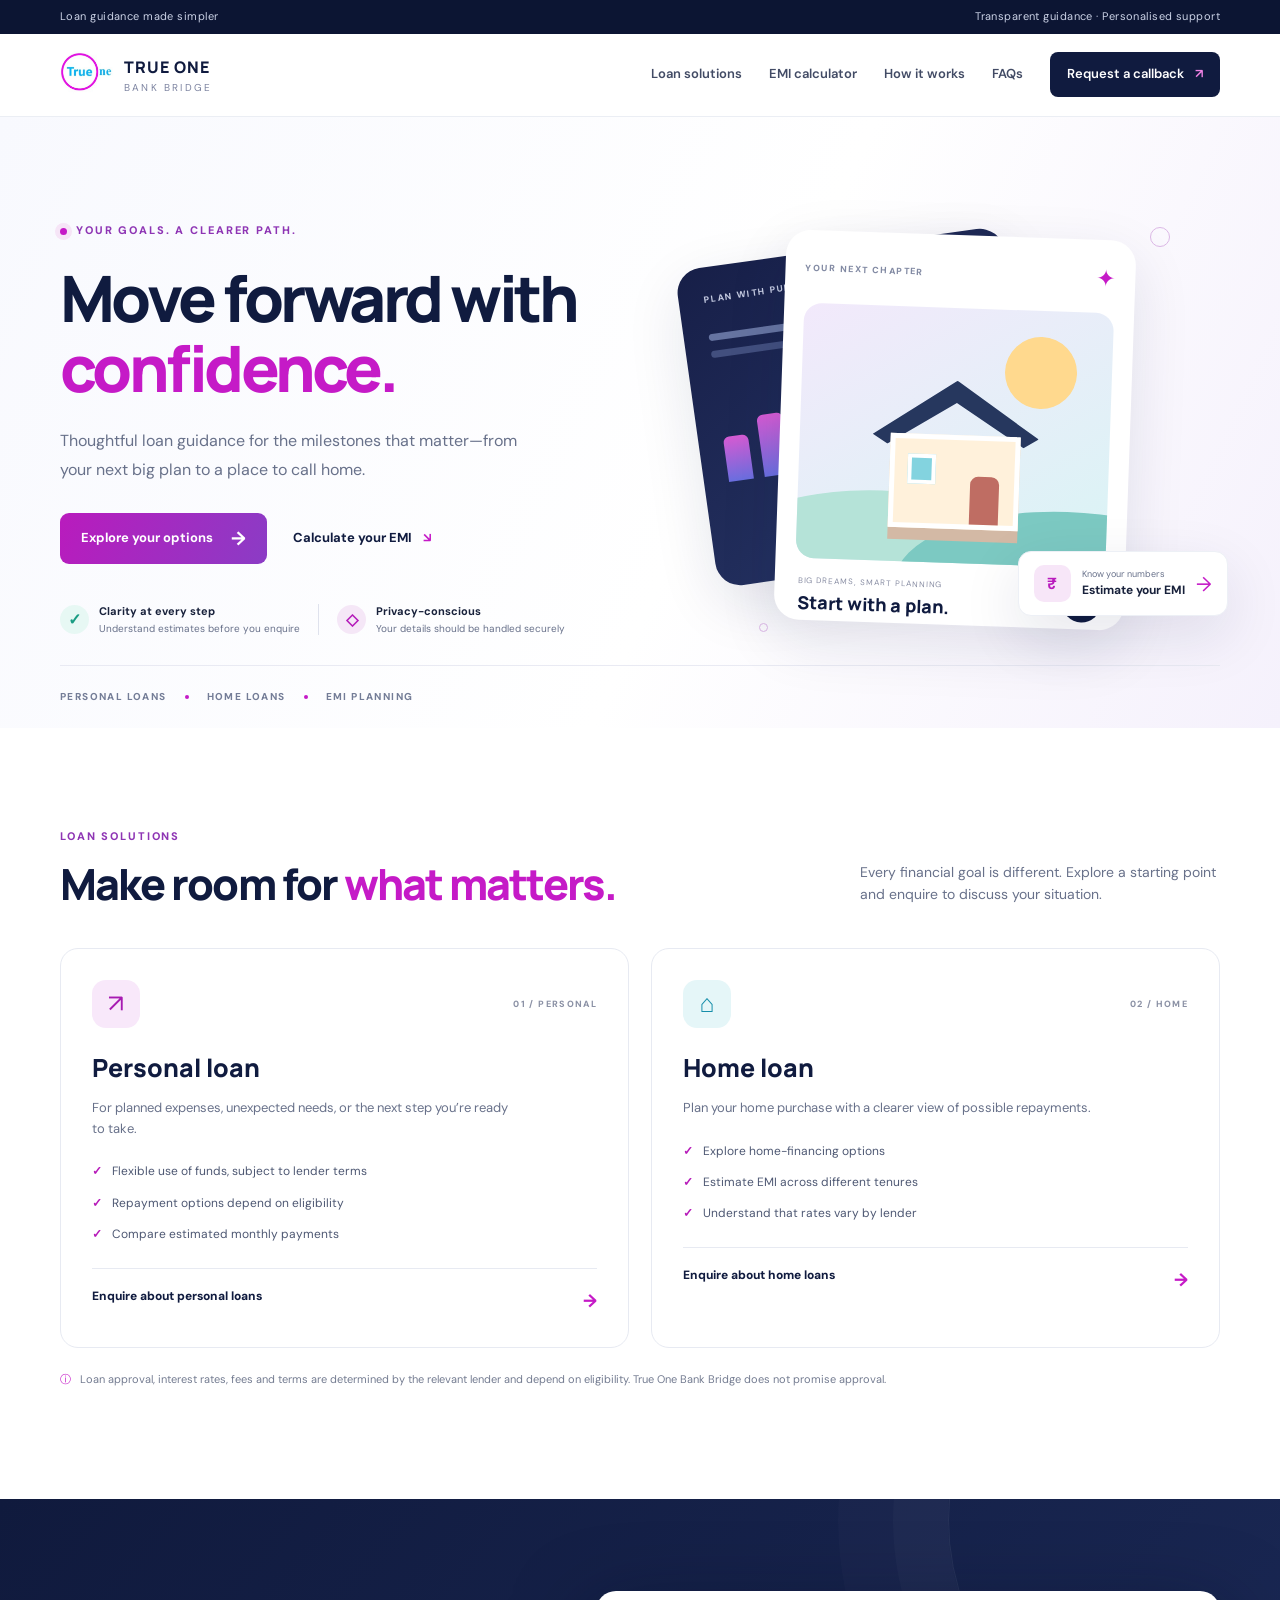
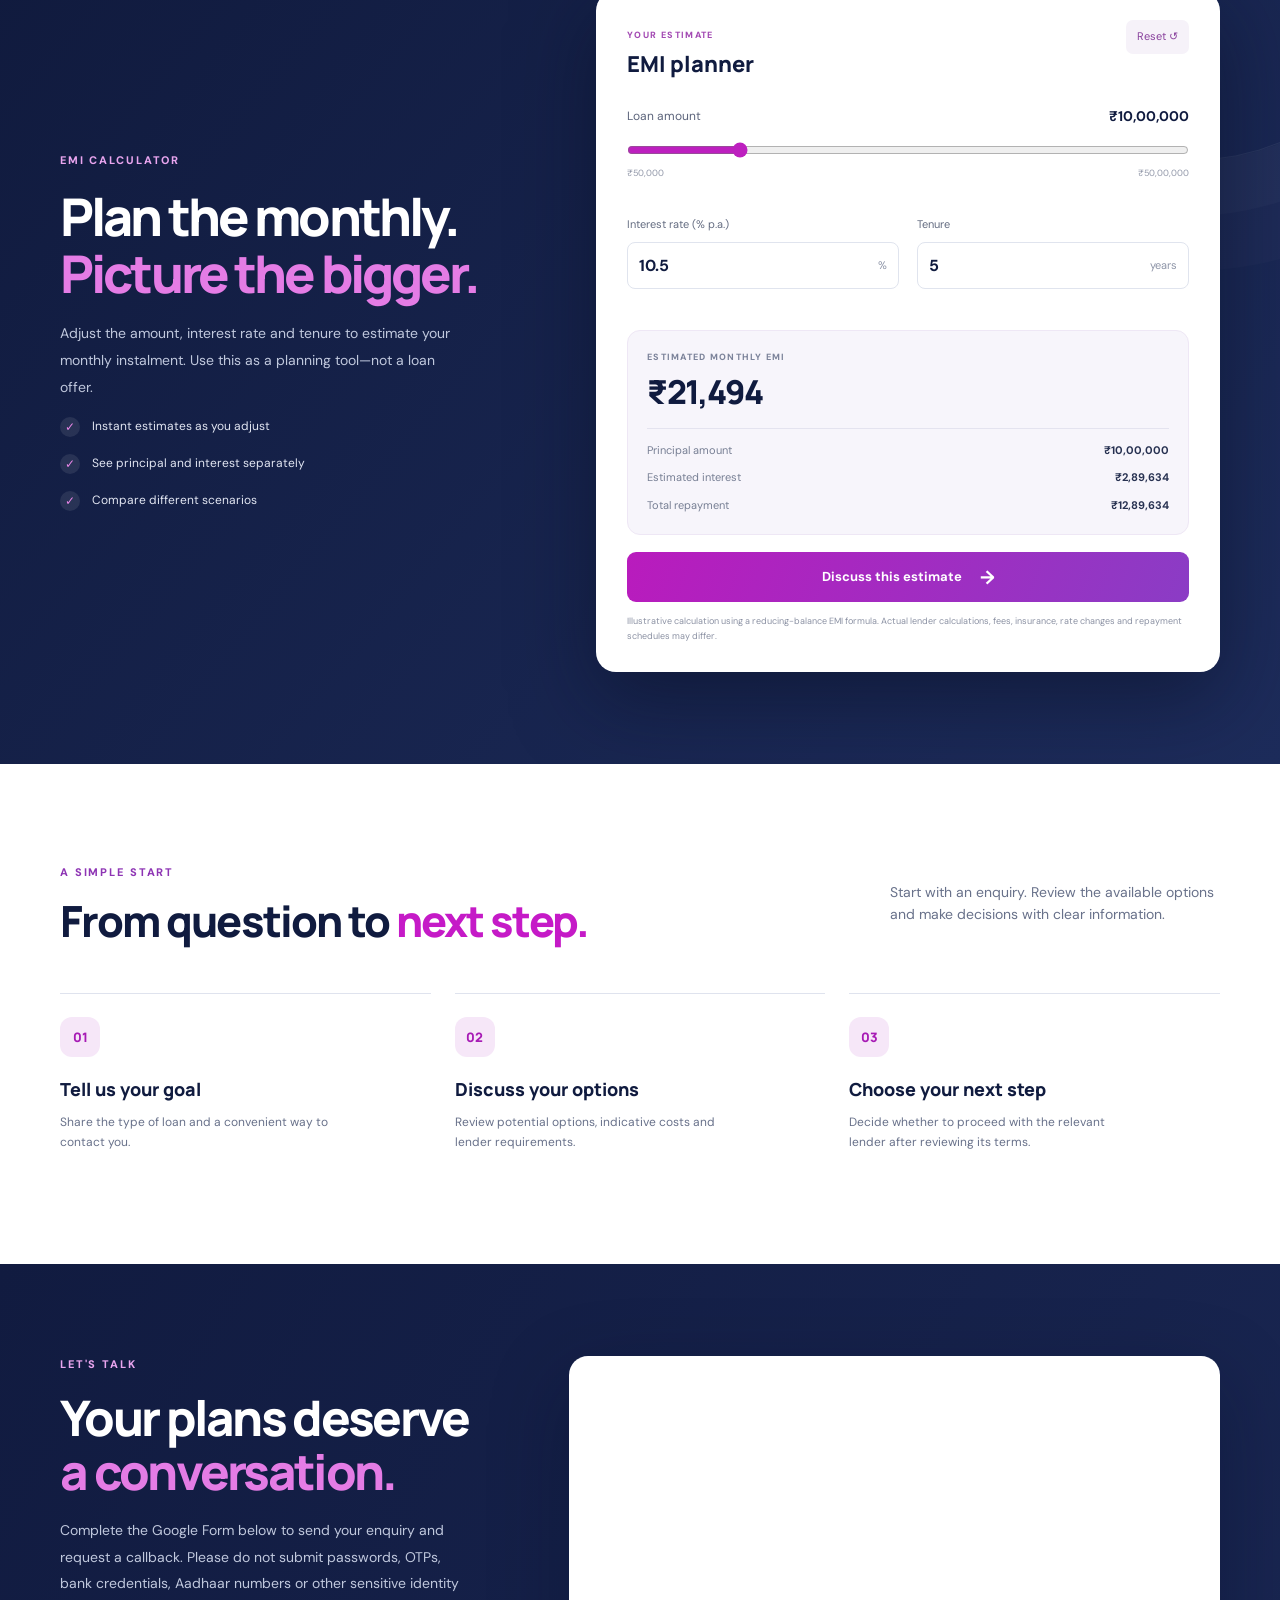
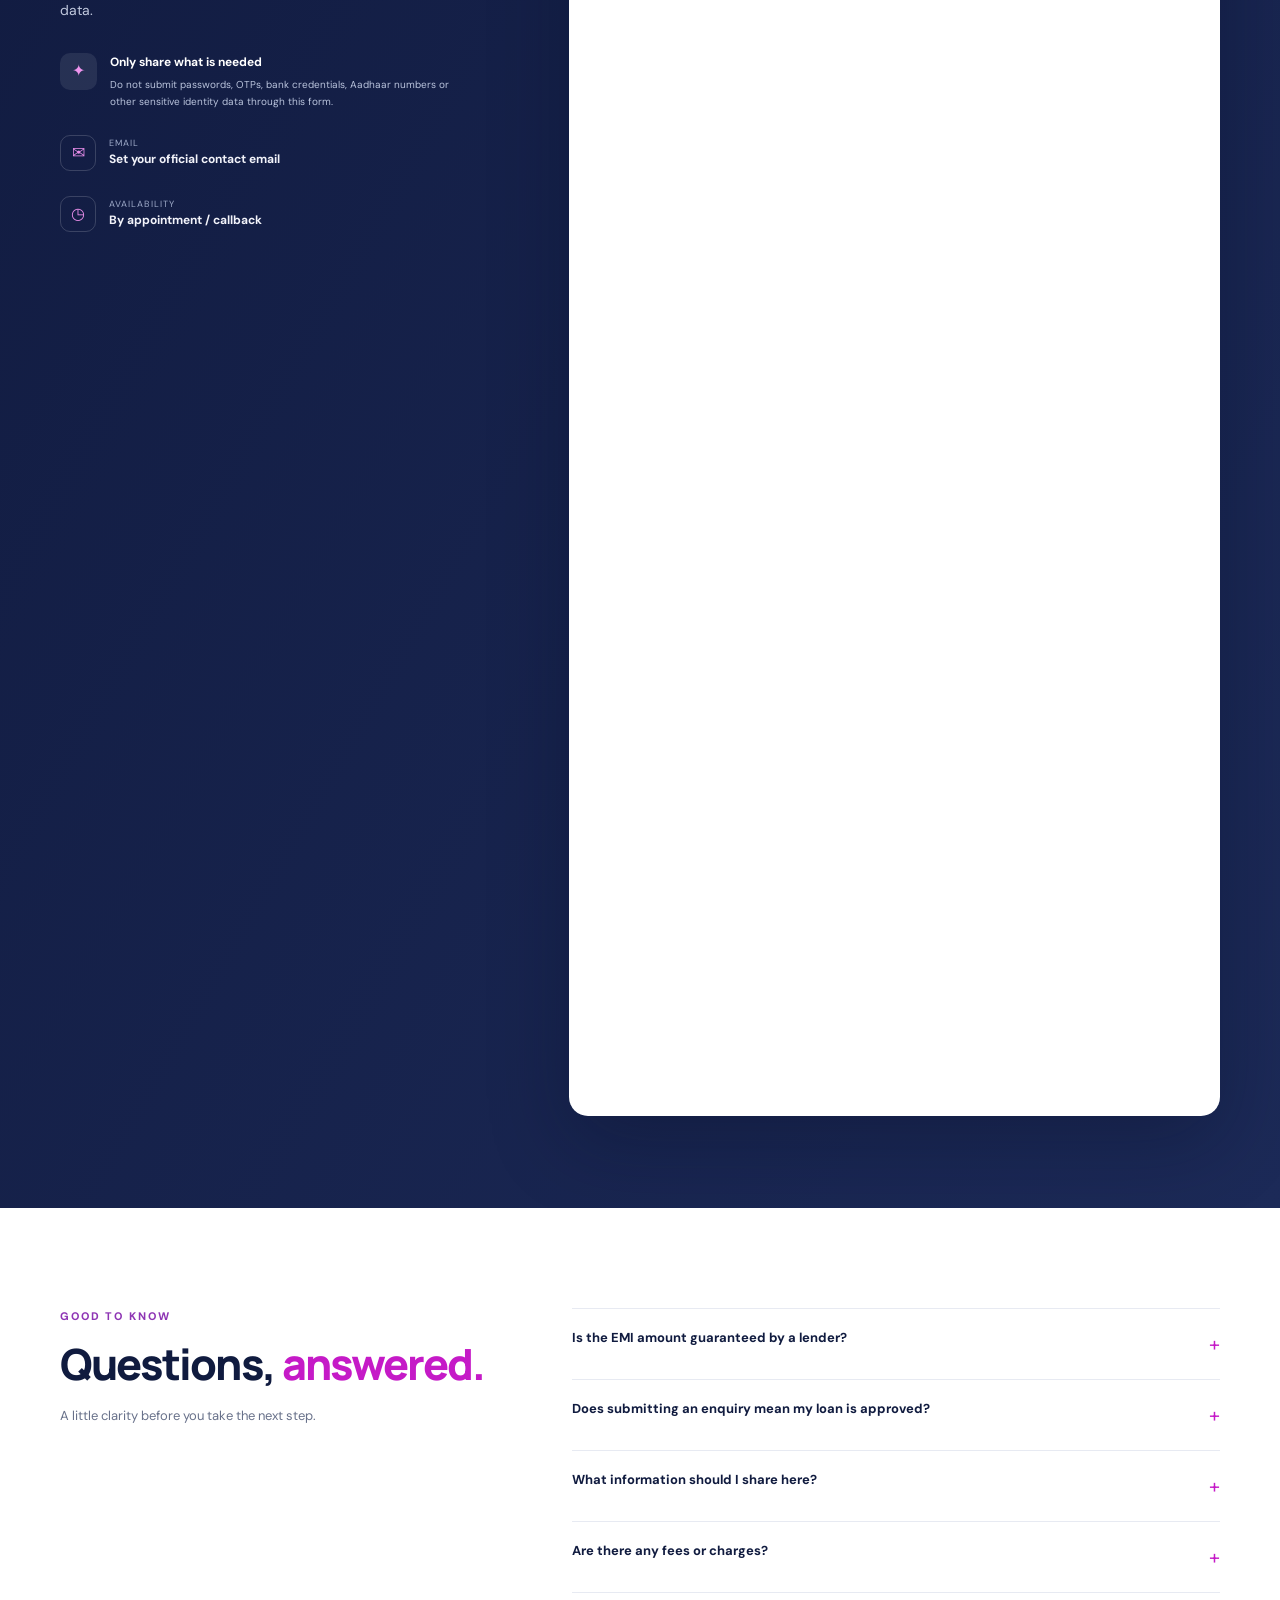
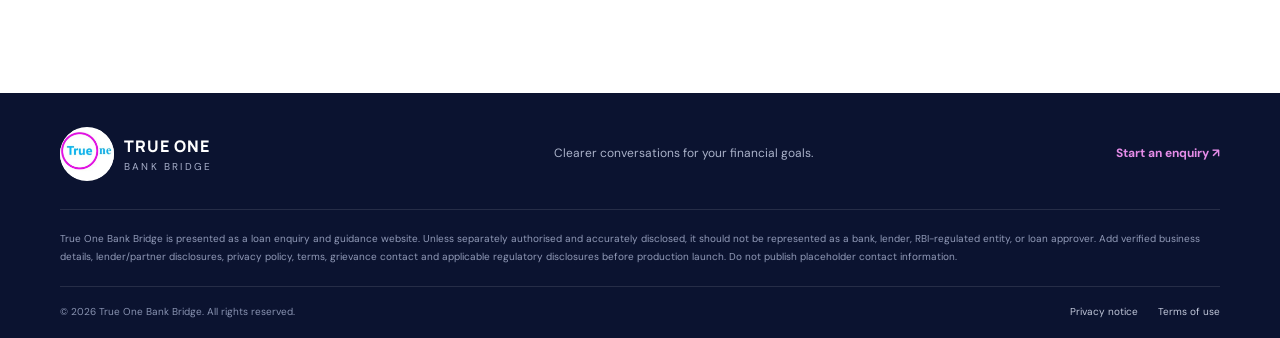
<file: index.html>
<!doctype html>
<html lang="en">
<head>
  <meta charset="utf-8">
  <meta name="viewport" content="width=device-width,initial-scale=1">
  <meta name="theme-color" content="#101b3f">
  <meta name="description" content="Explore personal loans, home loans and plan your monthly EMI with True One Bank Bridge. Submit an enquiry to request a callback.">
  <title>True One Bank Bridge | Personal & Home Loans</title>
  <link rel="icon" href="assets/true-one-logo.jpeg">
  <link rel="stylesheet" href="styles.css">
</head>
<body>
  <div class="topbar"><div class="container topbar-inner"><span>Loan guidance made simpler</span><span>Transparent guidance · Personalised support</span></div></div>
  <header class="site-header">
    <div class="container nav-wrap">
      <a class="brand" href="#home" aria-label="True One Bank Bridge home">
        <img src="assets/true-one-logo.jpeg" alt="True One logo">
        <span><strong>TRUE ONE</strong><small>BANK BRIDGE</small></span>
      </a>
      <button class="menu-toggle" id="menuToggle" aria-label="Toggle navigation" aria-expanded="false">☰</button>
      <nav id="mainNav" aria-label="Main navigation">
        <a href="#loans">Loan solutions</a><a href="#calculator">EMI calculator</a><a href="#process">How it works</a><a href="#faq">FAQs</a>
        <a class="nav-cta" href="#enquiry">Request a callback <span>↗</span></a>
      </nav>
    </div>
  </header>

  <main>
    <section class="hero" id="home">
      <div class="hero-orb orb-one"></div><div class="hero-orb orb-two"></div>
      <div class="container hero-grid">
        <div class="hero-copy">
          <div class="eyebrow"><span class="eyebrow-dot"></span> YOUR GOALS. A CLEARER PATH.</div>
          <h1>Move forward with<br><span>confidence.</span></h1>
          <p class="hero-lead">Thoughtful loan guidance for the milestones that matter—from your next big plan to a place to call home.</p>
          <div class="hero-actions"><a class="button button-primary" href="#enquiry">Explore your options <span>→</span></a><a class="text-link" href="#calculator">Calculate your EMI <span>↘</span></a></div>
          <div class="trust-row"><div class="trust-icon">✓</div><div><strong>Clarity at every step</strong><small>Understand estimates before you enquire</small></div><div class="trust-divider"></div><div class="trust-icon shield">◇</div><div><strong>Privacy-conscious</strong><small>Your details should be handled securely</small></div></div>
        </div>
        <div class="hero-visual">
          <div class="visual-card card-back"><div class="mini-label">PLAN WITH PURPOSE</div><div class="mini-line"></div><div class="mini-line short"></div><div class="mini-chart"><i></i><i></i><i></i><i></i><i></i><i></i><i></i><i></i></div></div>
          <div class="visual-card main-visual"><div class="visual-top"><span class="visual-tag">YOUR NEXT CHAPTER</span><span class="sparkle">✦</span></div><div class="house-art"><div class="sun"></div><div class="roof"></div><div class="house"><div class="window"></div><div class="door"></div></div><div class="hill hill-a"></div><div class="hill hill-b"></div></div><div class="visual-bottom"><div><small>BIG DREAMS, SMART PLANNING</small><strong>Start with a plan.</strong></div><div class="round-arrow">↗</div></div></div>
          <div class="floating-note"><span class="note-icon">₹</span><div><small>Know your numbers</small><strong>Estimate your EMI</strong></div><a href="#calculator">→</a></div>
          <div class="decor-dot dot-a"></div><div class="decor-dot dot-b"></div>
        </div>
      </div>
      <div class="container hero-foot"><span>PERSONAL LOANS</span><i></i><span>HOME LOANS</span><i></i><span>EMI PLANNING</span></div>
    </section>

    <section class="section loans-section" id="loans">
      <div class="container">
        <div class="section-heading"><div><div class="eyebrow">LOAN SOLUTIONS</div><h2>Make room for <span>what matters.</span></h2></div><p>Every financial goal is different. Explore a starting point and enquire to discuss your situation.</p></div>
        <div class="loan-grid">
          <article class="loan-card personal"><div class="loan-card-top"><div class="loan-icon">↗</div><span class="card-index">01 / PERSONAL</span></div><h3>Personal loan</h3><p>For planned expenses, unexpected needs, or the next step you’re ready to take.</p><ul><li>Flexible use of funds, subject to lender terms</li><li>Repayment options depend on eligibility</li><li>Compare estimated monthly payments</li></ul><a href="#enquiry" class="card-link" data-loan="Personal Loan">Enquire about personal loans <span>→</span></a></article>
          <article class="loan-card home"><div class="loan-card-top"><div class="loan-icon">⌂</div><span class="card-index">02 / HOME</span></div><h3>Home loan</h3><p>Plan your home purchase with a clearer view of possible repayments.</p><ul><li>Explore home-financing options</li><li>Estimate EMI across different tenures</li><li>Understand that rates vary by lender</li></ul><a href="#enquiry" class="card-link" data-loan="Home Loan">Enquire about home loans <span>→</span></a></article>
        </div>
        <p class="section-note"><span>ⓘ</span> Loan approval, interest rates, fees and terms are determined by the relevant lender and depend on eligibility. True One Bank Bridge does not promise approval.</p>
      </div>
    </section>

    <section class="calculator-section" id="calculator">
      <div class="container calc-grid">
        <div class="calc-copy"><div class="eyebrow light-eyebrow">EMI CALCULATOR</div><h2>Plan the monthly.<br><span>Picture the bigger.</span></h2><p>Adjust the amount, interest rate and tenure to estimate your monthly instalment. Use this as a planning tool—not a loan offer.</p><div class="calc-benefit"><span>✓</span> Instant estimates as you adjust</div><div class="calc-benefit"><span>✓</span> See principal and interest separately</div><div class="calc-benefit"><span>✓</span> Compare different scenarios</div></div>
        <div class="calculator">
          <div class="calc-header"><div><span class="calc-kicker">YOUR ESTIMATE</span><h3>EMI planner</h3></div><button class="reset-btn" id="resetCalc" type="button">Reset ↺</button></div>
          <div class="field-block"><div class="field-label"><label for="amount">Loan amount</label><strong id="amountLabel">₹ 10,00,000</strong></div><input id="amount" type="range" min="50000" max="5000000" step="10000" value="1000000"><div class="range-ends"><span>₹50,000</span><span>₹50,00,000</span></div></div>
          <div class="field-row"><div class="field-block"><label for="rate">Interest rate (% p.a.)</label><div class="number-input"><input id="rate" type="number" min="0" max="36" step="0.1" value="10.5"><span>%</span></div></div><div class="field-block"><label for="tenure">Tenure</label><div class="number-input"><input id="tenure" type="number" min="1" max="30" step="1" value="5"><span>years</span></div></div></div>
          <div class="result-panel"><div class="result-label">ESTIMATED MONTHLY EMI</div><div class="emi-value" id="emiValue">₹ 21,494</div><div class="result-divider"></div><div class="result-details"><div><span>Principal amount</span><strong id="principalValue">₹ 10,00,000</strong></div><div><span>Estimated interest</span><strong id="interestValue">₹ 2,89,640</strong></div><div><span>Total repayment</span><strong id="totalValue">₹ 12,89,640</strong></div></div></div>
          <a class="button button-primary calc-cta" href="#enquiry">Discuss this estimate <span>→</span></a>
          <p class="calc-disclaimer">Illustrative calculation using a reducing-balance EMI formula. Actual lender calculations, fees, insurance, rate changes and repayment schedules may differ.</p>
        </div>
      </div>
    </section>

    <section class="process-section section" id="process"><div class="container"><div class="section-heading centered"><div><div class="eyebrow">A SIMPLE START</div><h2>From question to <span>next step.</span></h2></div><p>Start with an enquiry. Review the available options and make decisions with clear information.</p></div><div class="steps"><article><div class="step-number">01</div><h3>Tell us your goal</h3><p>Share the type of loan and a convenient way to contact you.</p></article><article><div class="step-number">02</div><h3>Discuss your options</h3><p>Review potential options, indicative costs and lender requirements.</p></article><article><div class="step-number">03</div><h3>Choose your next step</h3><p>Decide whether to proceed with the relevant lender after reviewing its terms.</p></article></div></div></section>

    <section class="enquiry-section" id="enquiry"><div class="container enquiry-grid"><div class="enquiry-copy"><div class="eyebrow light-eyebrow">LET'S TALK</div><h2>Your plans deserve<br><span>a conversation.</span></h2><p>Complete the Google Form below to send your enquiry and request a callback. Please do not submit passwords, OTPs, bank credentials, Aadhaar numbers or other sensitive identity data.</p><div class="contact-promise"><div class="promise-icon">✦</div><div><strong>Only share what is needed</strong><small>Do not submit passwords, OTPs, bank credentials, Aadhaar numbers or other sensitive identity data through this form.</small></div></div><div class="contact-line"><span>✉</span><div><small>EMAIL</small><strong>Set your official contact email</strong></div></div><div class="contact-line"><span>◷</span><div><small>AVAILABILITY</small><strong>By appointment / callback</strong></div></div></div>
      <div class="enquiry-form"><iframe class="google-enquiry-embed" src="https://docs.google.com/forms/d/e/1FAIpQLSevqnMoYLgG5gItPsJC5NCxm8iBtF1xS8M_jg1kULTqWD9PFg/viewform?embedded=true" title="True One Bank Bridge loan enquiry" loading="lazy" style="display:block;width:100%;height:1300px;border:0;background:#fff"></iframe></div>
    </div></section>

    <section class="faq-section section" id="faq"><div class="container faq-grid"><div><div class="eyebrow">GOOD TO KNOW</div><h2>Questions, <span>answered.</span></h2><p class="faq-intro">A little clarity before you take the next step.</p></div><div class="faq-list"><details><summary>Is the EMI amount guaranteed by a lender?<span>+</span></summary><p>No. This calculator gives an estimate. A lender's final EMI depends on the approved amount, rate, tenure, fees and repayment terms.</p></details><details><summary>Does submitting an enquiry mean my loan is approved?<span>+</span></summary><p>No. An enquiry is only a request for contact. Approval is decided by the lender after its own checks.</p></details><details><summary>What information should I share here?<span>+</span></summary><p>Share only the basic contact details requested. Never submit an OTP, password, card PIN, net-banking credentials or sensitive identity documents in this demo form.</p></details><details><summary>Are there any fees or charges?<span>+</span></summary><p>Fees and charges vary by lender and product. Review the lender's official schedule of charges and loan documents before agreeing.</p></details></div></div></section>
  </main>
  <footer class="footer"><div class="container"><div class="footer-main"><a class="brand footer-brand" href="#home"><img src="assets/true-one-logo.jpeg" alt=""><span><strong>TRUE ONE</strong><small>BANK BRIDGE</small></span></a><p>Clearer conversations for your financial goals.</p><a href="#enquiry" class="footer-link">Start an enquiry ↗</a></div><div class="footer-disclaimer">True One Bank Bridge is presented as a loan enquiry and guidance website. Unless separately authorised and accurately disclosed, it should not be represented as a bank, lender, RBI-regulated entity, or loan approver. Add verified business details, lender/partner disclosures, privacy policy, terms, grievance contact and applicable regulatory disclosures before production launch. Do not publish placeholder contact information.</div><div class="footer-bottom"><span>© <span id="year"></span> True One Bank Bridge. All rights reserved.</span><div><a href="privacy.html">Privacy notice</a><a href="terms.html">Terms of use</a></div></div></div></footer>
  <script src="script.js"></script>
</body>
</html>
</file>
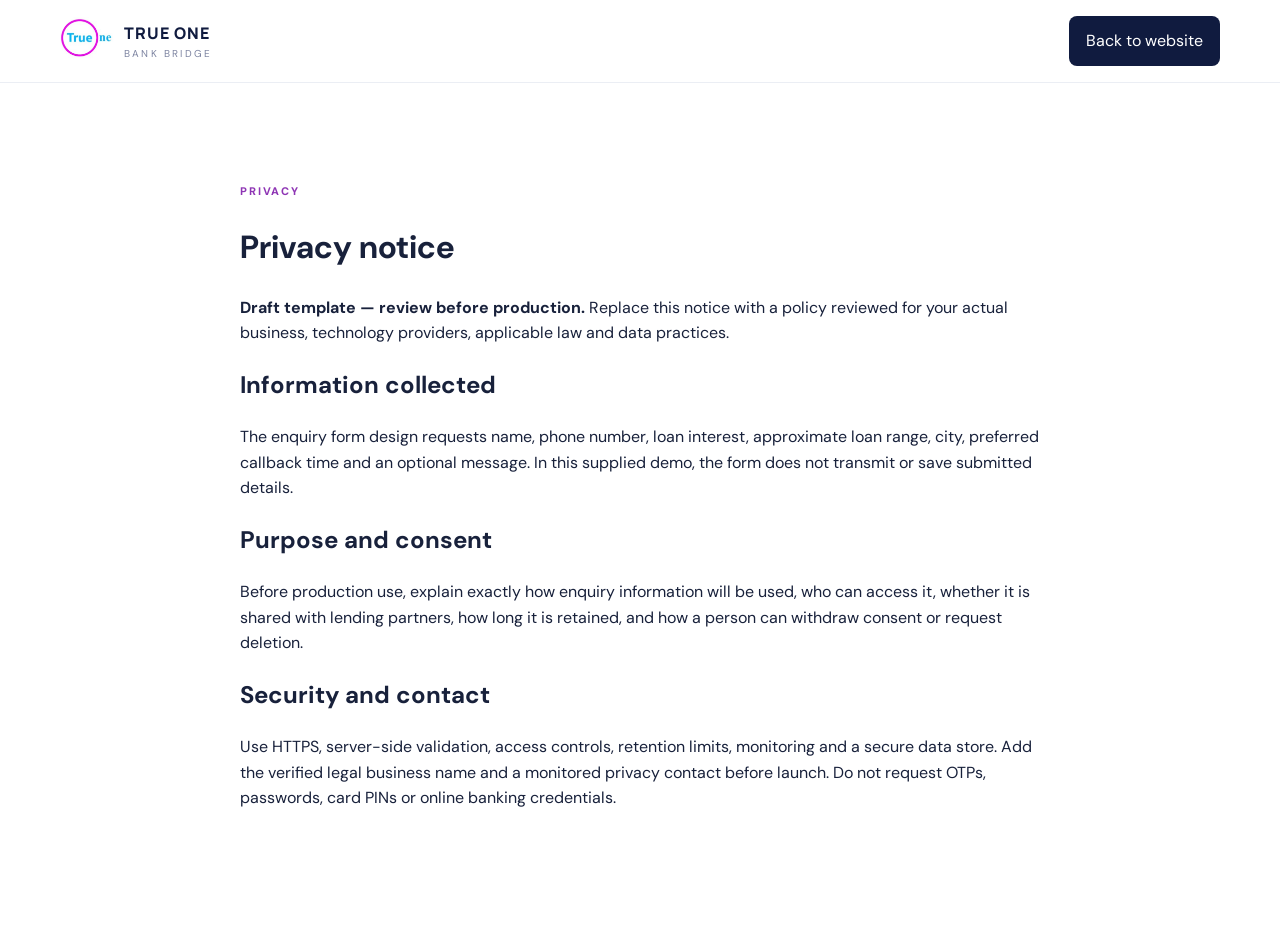
<file: privacy.html>
<!doctype html><html lang="en"><head><meta charset="utf-8"><meta name="viewport" content="width=device-width,initial-scale=1"><title>Privacy Notice | True One Bank Bridge</title><link rel="stylesheet" href="styles.css"></head><body><header class="site-header"><div class="container nav-wrap"><a class="brand" href="index.html"><img src="assets/true-one-logo.jpeg" alt=""><span><strong>TRUE ONE</strong><small>BANK BRIDGE</small></span></a><a class="nav-cta" href="index.html">Back to website</a></div></header><main class="section"><div class="container" style="max-width:800px"><div class="eyebrow">PRIVACY</div><h1>Privacy notice</h1><p><strong>Draft template — review before production.</strong> Replace this notice with a policy reviewed for your actual business, technology providers, applicable law and data practices.</p><h2>Information collected</h2><p>The enquiry form design requests name, phone number, loan interest, approximate loan range, city, preferred callback time and an optional message. In this supplied demo, the form does not transmit or save submitted details.</p><h2>Purpose and consent</h2><p>Before production use, explain exactly how enquiry information will be used, who can access it, whether it is shared with lending partners, how long it is retained, and how a person can withdraw consent or request deletion.</p><h2>Security and contact</h2><p>Use HTTPS, server-side validation, access controls, retention limits, monitoring and a secure data store. Add the verified legal business name and a monitored privacy contact before launch. Do not request OTPs, passwords, card PINs or online banking credentials.</p></div></main></body></html>
</file>
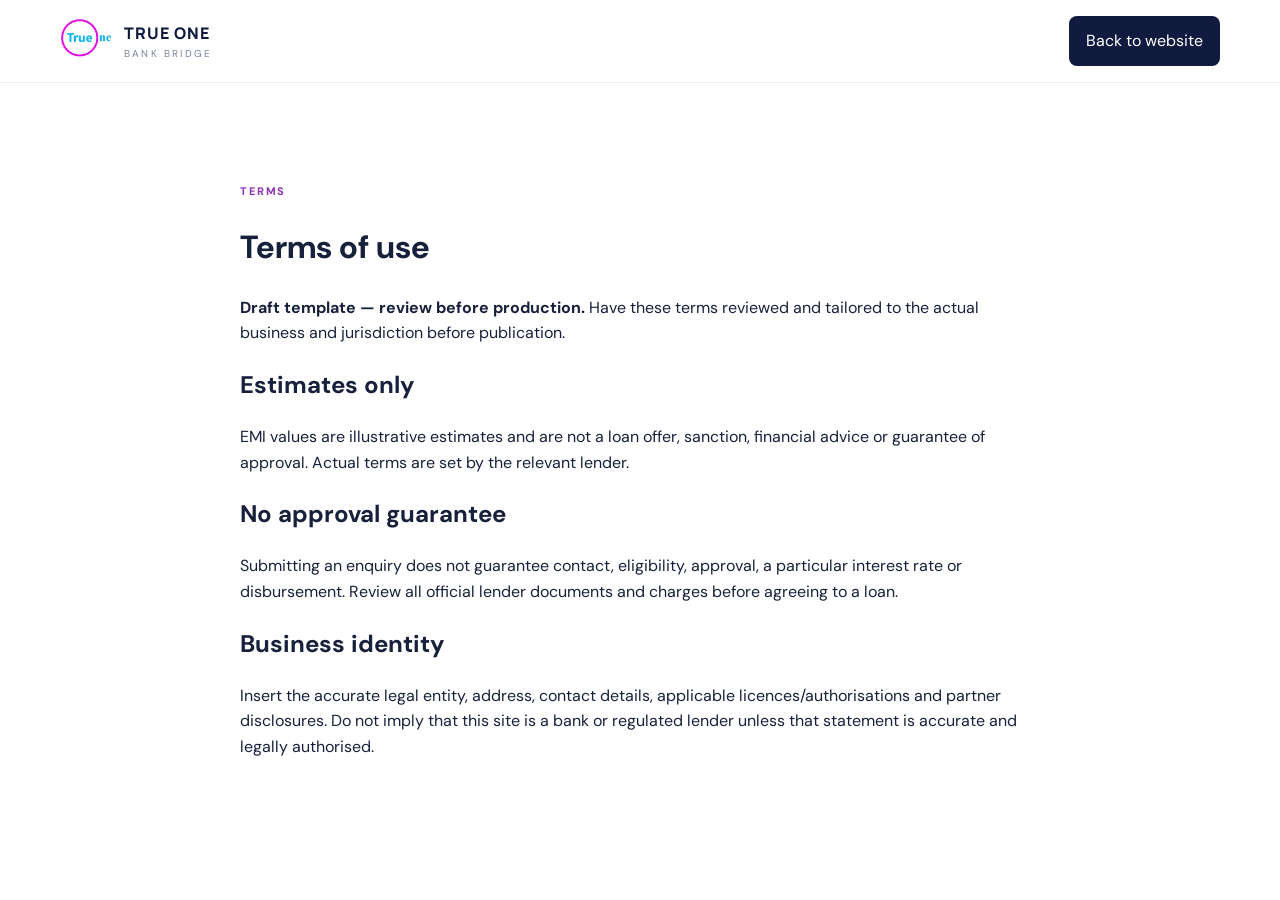
<file: terms.html>
<!doctype html><html lang="en"><head><meta charset="utf-8"><meta name="viewport" content="width=device-width,initial-scale=1"><title>Terms of Use | True One Bank Bridge</title><link rel="stylesheet" href="styles.css"></head><body><header class="site-header"><div class="container nav-wrap"><a class="brand" href="index.html"><img src="assets/true-one-logo.jpeg" alt=""><span><strong>TRUE ONE</strong><small>BANK BRIDGE</small></span></a><a class="nav-cta" href="index.html">Back to website</a></div></header><main class="section"><div class="container" style="max-width:800px"><div class="eyebrow">TERMS</div><h1>Terms of use</h1><p><strong>Draft template — review before production.</strong> Have these terms reviewed and tailored to the actual business and jurisdiction before publication.</p><h2>Estimates only</h2><p>EMI values are illustrative estimates and are not a loan offer, sanction, financial advice or guarantee of approval. Actual terms are set by the relevant lender.</p><h2>No approval guarantee</h2><p>Submitting an enquiry does not guarantee contact, eligibility, approval, a particular interest rate or disbursement. Review all official lender documents and charges before agreeing to a loan.</p><h2>Business identity</h2><p>Insert the accurate legal entity, address, contact details, applicable licences/authorisations and partner disclosures. Do not imply that this site is a bank or regulated lender unless that statement is accurate and legally authorised.</p></div></main></body></html>
</file>
<file: styles.css>
@import url('https://fonts.googleapis.com/css2?family=DM+Sans:wght@400;500;600;700&family=Manrope:wght@400;500;600;700;800&display=swap');
:root{--navy:#101b3f;--navy2:#172653;--purple:#c51ac7;--cyan:#26b7d8;--ink:#18213b;--muted:#68718a;--line:#e7eaf2;--pale:#f6f7fb;--white:#fff;--radius:22px;--shadow:0 20px 60px rgba(17,30,69,.11)}
*{box-sizing:border-box}html{scroll-behavior:smooth;scroll-padding-top:95px}body{margin:0;font-family:'DM Sans',Arial,sans-serif;color:var(--ink);background:#fff;line-height:1.6}a{color:inherit;text-decoration:none}button,input,select,textarea{font:inherit}.container{width:min(1160px,calc(100% - 44px));margin:0 auto}.topbar{background:#0c1533;color:#cbd2e6;font-size:11px;letter-spacing:.04em}.topbar-inner{display:flex;justify-content:space-between;padding:8px 0}.site-header{position:sticky;top:0;z-index:20;background:rgba(255,255,255,.96);backdrop-filter:blur(14px);border-bottom:1px solid rgba(231,234,242,.8)}.nav-wrap{height:82px;display:flex;align-items:center;justify-content:space-between}.brand{display:flex;align-items:center;gap:10px;min-width:190px}.brand img{width:54px;height:54px;object-fit:contain;border-radius:50%}.brand span{display:flex;flex-direction:column;line-height:1.2}.brand strong{font:800 16px Manrope,sans-serif;letter-spacing:.06em;color:var(--navy)}.brand small{font-size:10px;letter-spacing:.22em;color:#7c83a0;margin-top:4px}.site-header nav{display:flex;align-items:center;gap:27px;font-size:13px;font-weight:600;color:#424b65}.site-header nav>a:not(.nav-cta):hover,.footer a:hover{color:var(--purple)}.nav-cta{background:var(--navy);color:#fff;padding:12px 17px;border-radius:8px}.nav-cta span{color:#f083e5;margin-left:8px}.menu-toggle{display:none;background:none;border:0;font-size:26px;color:var(--navy)}.hero{position:relative;overflow:hidden;background:linear-gradient(115deg,#f8f9fe 0%,#fff 56%,#f5f1fc 100%);padding:78px 0 0}.hero-grid{display:grid;grid-template-columns:1.04fr .96fr;align-items:center;gap:55px;min-height:470px}.eyebrow{font-size:11px;font-weight:800;letter-spacing:.17em;color:#8e35b4;display:flex;align-items:center;gap:9px}.eyebrow-dot{width:7px;height:7px;border-radius:50%;background:var(--purple);box-shadow:0 0 0 5px #f6e5f7}.hero h1,.calc-copy h2,.enquiry-copy h2{font:800 clamp(42px,5vw,65px)/1.1 Manrope,sans-serif;letter-spacing:-.055em;color:var(--navy);margin:23px 0}.hero h1 span,.section-heading h2 span,.calc-copy h2 span,.enquiry-copy h2 span,.faq-grid h2 span{color:var(--purple)}.hero-lead{max-width:490px;font-size:16px;line-height:1.8;color:var(--muted)}.hero-actions{display:flex;align-items:center;gap:26px;margin-top:29px}.button{border:0;display:inline-flex;align-items:center;justify-content:center;gap:18px;border-radius:9px;padding:15px 21px;font-weight:700;font-size:13px;cursor:pointer;transition:transform .2s,box-shadow .2s}.button:hover{transform:translateY(-2px);box-shadow:0 10px 25px #b51db72b}.button-primary{background:linear-gradient(110deg,#b91bbd,#8b3cc5);color:#fff}.button span{font-size:19px;line-height:1}.text-link{font-size:13px;font-weight:700;color:var(--navy)}.text-link span{color:var(--purple);margin-left:8px}.trust-row{display:flex;align-items:center;gap:10px;margin-top:39px}.trust-icon{width:29px;height:29px;border-radius:50%;background:#e7f8f4;color:#1a9c83;display:grid;place-items:center;font-weight:800}.trust-icon.shield{background:#f5e7f7;color:#b41bb9}.trust-row strong,.trust-row small{display:block}.trust-row strong{font-size:11px}.trust-row small{font-size:10px;color:var(--muted)}.trust-divider{height:31px;width:1px;background:#dfe2ed;margin:0 8px}.hero-visual{height:455px;position:relative;display:flex;align-items:center;justify-content:center}.visual-card{position:absolute;border-radius:25px;box-shadow:var(--shadow)}.main-visual{width:min(350px,78%);height:390px;background:#fff;z-index:2;padding:20px;transform:rotate(2deg);overflow:hidden}.visual-top{display:flex;justify-content:space-between;align-items:center}.visual-tag,.mini-label{font-size:9px;font-weight:800;letter-spacing:.16em;color:#828aa3}.sparkle{color:var(--purple);font-size:23px}.house-art{height:255px;position:relative;overflow:hidden;background:linear-gradient(150deg,#f2e9fb,#d9f4f5);border-radius:18px;margin-top:16px}.sun{position:absolute;width:72px;height:72px;background:#ffd98e;border-radius:50%;top:26px;right:35px}.roof{position:absolute;z-index:2;width:166px;height:130px;left:73px;top:73px;background:#26375e;clip-path:polygon(50% 0,100% 43%,91% 50%,50% 17%,9% 50%,0 43%)}.house{position:absolute;z-index:3;left:91px;top:127px;width:130px;height:94px;background:#fff1db;border:5px solid #fff;box-shadow:0 12px 0 #d3b9a5}.window{position:absolute;left:13px;top:15px;width:28px;height:30px;background:#83d3df;border:4px solid #fff}.door{position:absolute;right:15px;bottom:0;width:29px;height:48px;background:#bf6d63;border-radius:8px 8px 0 0}.hill{position:absolute;bottom:-80px;border-radius:50%;width:340px;height:150px}.hill-a{background:#b5e3d8;left:-85px}.hill-b{background:#7cc9c2;right:-130px;bottom:-95px}.visual-bottom{display:flex;align-items:center;justify-content:space-between;padding:16px 3px}.visual-bottom small,.visual-bottom strong{display:block}.visual-bottom small{font-size:8px;letter-spacing:.12em;color:#888da3}.visual-bottom strong{font:800 18px Manrope;color:var(--navy);margin-top:3px}.round-arrow{width:39px;height:39px;border-radius:50%;background:var(--navy);color:white;display:grid;place-items:center}.card-back{width:330px;height:320px;background:linear-gradient(145deg,#171f48,#29386a);left:1%;top:45px;transform:rotate(-8deg);padding:25px;color:#fff}.card-back .mini-label{color:#c5cbe1}.mini-line{height:7px;width:75%;border-radius:10px;background:#6674a1;margin-top:28px}.mini-line.short{width:45%;margin-top:10px;background:#424f7e}.mini-chart{height:100px;display:flex;align-items:end;gap:11px;margin-top:25px}.mini-chart i{display:block;flex:1;border-radius:6px 6px 0 0;background:linear-gradient(#d65bd3,#6a6fe0);height:45%}.mini-chart i:nth-child(2){height:62%}.mini-chart i:nth-child(3){height:52%}.mini-chart i:nth-child(4){height:78%}.mini-chart i:nth-child(5){height:67%}.mini-chart i:nth-child(6){height:90%}.mini-chart i:nth-child(7){height:75%}.mini-chart i:nth-child(8){height:100%}.floating-note{position:absolute;right:-8px;bottom:41px;z-index:4;display:flex;align-items:center;gap:11px;padding:13px 15px;background:#fff;border:1px solid #edf0f6;border-radius:13px;box-shadow:var(--shadow)}.note-icon{display:grid;place-items:center;width:37px;height:37px;border-radius:10px;background:#f7e6f8;color:#b91bbd;font-weight:800}.floating-note small,.floating-note strong{display:block}.floating-note small{font-size:9px;color:var(--muted)}.floating-note strong{font-size:12px}.floating-note>a{color:var(--purple);font-size:20px}.decor-dot{position:absolute;border:1px solid #dcb8e6;border-radius:50%}.dot-a{width:20px;height:20px;top:25px;right:50px}.dot-b{width:9px;height:9px;bottom:25px;left:13%}.hero-foot{border-top:1px solid #e9eaf3;display:flex;gap:18px;align-items:center;padding:23px 0;color:#747d97;font-size:10px;letter-spacing:.14em;font-weight:800}.hero-foot i{width:4px;height:4px;border-radius:50%;background:var(--purple)}.section{padding:100px 0}.section-heading{display:flex;justify-content:space-between;align-items:end;gap:35px;margin-bottom:38px}.section-heading h2,.faq-grid h2{font:800 clamp(30px,3.6vw,43px)/1.2 Manrope,sans-serif;letter-spacing:-.045em;color:var(--navy);margin:13px 0 0}.section-heading>p{max-width:360px;color:var(--muted);font-size:14px;margin:0 0 4px}.loan-grid{display:grid;grid-template-columns:1fr 1fr;gap:22px}.loan-card{padding:31px;border:1px solid var(--line);border-radius:18px;background:#fff;transition:transform .2s,box-shadow .2s}.loan-card:hover{transform:translateY(-4px);box-shadow:var(--shadow)}.loan-card-top{display:flex;justify-content:space-between;align-items:center}.loan-icon{display:grid;place-items:center;width:48px;height:48px;border-radius:14px;background:#f8e8fa;color:#a71bb2;font-size:25px}.home .loan-icon{background:#e5f6f8;color:#168eaa}.card-index{font-size:9px;letter-spacing:.15em;color:#8b91a5;font-weight:800}.loan-card h3{font:800 25px Manrope;color:var(--navy);margin:22px 0 7px}.loan-card>p{color:var(--muted);font-size:13px;max-width:430px}.loan-card ul{list-style:none;margin:23px 0;padding:0;display:grid;gap:12px}.loan-card li{font-size:12px;color:#4e5873}.loan-card li:before{content:'✓';color:#b61ab9;font-weight:800;margin-right:10px}.card-link{display:flex;justify-content:space-between;border-top:1px solid var(--line);padding-top:18px;margin-top:24px;font-size:12px;font-weight:800;color:var(--navy)}.card-link span{color:var(--purple);font-size:18px}.section-note{font-size:11px;color:#747c91;margin-top:23px;display:flex;gap:9px}.section-note span{color:var(--purple)}.calculator-section{background:linear-gradient(130deg,#101a3d,#1d2c5b);padding:92px 0;color:#fff;position:relative;overflow:hidden}.calculator-section:before{content:'';position:absolute;width:480px;height:480px;border-radius:50%;border:1px solid #ffffff12;right:-150px;top:-220px;box-shadow:0 0 0 55px #ffffff06,0 0 0 110px #ffffff04}.calc-grid{position:relative;display:grid;grid-template-columns:.85fr 1.15fr;gap:75px;align-items:center}.light-eyebrow{color:#e9a5ef}.calc-copy h2,.enquiry-copy h2{font-size:clamp(36px,4.2vw,52px);color:#fff;margin:18px 0}.calc-copy h2 span,.enquiry-copy h2 span{color:#e47ce5}.calc-copy>p,.enquiry-copy>p{color:#c0c8dd;font-size:14px;line-height:1.9;max-width:400px}.calc-benefit{font-size:12px;color:#e2e6f2;margin-top:17px}.calc-benefit span{display:inline-grid;place-items:center;width:20px;height:20px;border-radius:50%;background:#ffffff17;color:#e986e8;margin-right:9px}.calculator{background:#fff;color:var(--ink);border-radius:20px;padding:29px 31px;box-shadow:0 25px 80px #070d2480}.calc-header{display:flex;justify-content:space-between;align-items:start;margin-bottom:23px}.calc-kicker{font-size:9px;font-weight:800;letter-spacing:.15em;color:#a34ab3}.calc-header h3{font:800 22px Manrope;color:var(--navy);margin:3px 0}.reset-btn{background:#f6f2f9;border:0;border-radius:7px;color:#88409c;font-size:11px;padding:8px 11px;cursor:pointer}.field-block{margin:18px 0}.field-label{display:flex;justify-content:space-between;align-items:center;font-size:12px;color:#5c647b}.field-label strong{font-size:14px;color:var(--navy)}input[type=range]{width:100%;accent-color:#bd20bf;margin:15px 0 3px;cursor:pointer}.range-ends{display:flex;justify-content:space-between;font-size:9px;color:#9298a9}.field-row{display:grid;grid-template-columns:1fr 1fr;gap:18px}.field-block>label{display:block;font-size:11px;color:#646c81;margin-bottom:8px}.number-input{display:flex;align-items:center;border:1px solid #e0e4ee;border-radius:8px;padding:0 11px}.number-input input{width:100%;min-width:0;border:0;outline:0;padding:10px 0;color:var(--navy);font-weight:700}.number-input span{font-size:11px;color:#8d94a7}.result-panel{background:#f7f5fb;border:1px solid #eee7f5;border-radius:13px;padding:19px;margin-top:23px}.result-label{font-size:9px;letter-spacing:.14em;font-weight:800;color:#7c839a}.emi-value{font:800 33px Manrope;color:var(--navy);letter-spacing:-.04em;margin:4px 0 14px}.result-divider{height:1px;background:#e4e3ef}.result-details{display:grid;gap:10px;padding-top:13px}.result-details>div{display:flex;justify-content:space-between;gap:12px;font-size:11px}.result-details span{color:#777f94}.result-details strong{color:#273151}.calc-cta{width:100%;margin-top:17px}.calc-disclaimer{font-size:9px;color:#8b91a3;line-height:1.6;margin:12px 0 0}.centered{align-items:center}.centered>p{max-width:330px}.steps{display:grid;grid-template-columns:repeat(3,1fr);gap:24px;margin-top:47px}.steps article{border-top:1px solid #dfe3ee;padding:23px 16px 0 0}.step-number{width:40px;height:40px;border-radius:12px;display:grid;place-items:center;background:#f6e7f8;color:#a71bb5;font:800 13px Manrope}.steps h3{font:800 18px Manrope;color:var(--navy);margin:20px 0 7px}.steps p{font-size:12px;color:var(--muted);max-width:290px}.enquiry-section{background:linear-gradient(120deg,#111b40,#1c2a58);padding:92px 0;color:#fff;position:relative;overflow:hidden}.enquiry-grid{display:grid;grid-template-columns:.8fr 1.2fr;gap:75px;align-items:start}.enquiry-copy h2{font-size:clamp(36px,4vw,49px)}.contact-promise{display:flex;gap:13px;margin-top:29px;max-width:400px}.promise-icon{flex:none;width:37px;height:37px;border-radius:10px;background:#ffffff16;display:grid;place-items:center;color:#ef94ed}.contact-promise strong,.contact-promise small{display:block}.contact-promise strong{font-size:12px}.contact-promise small{font-size:10px;line-height:1.7;color:#bac4dd;margin-top:4px}.contact-line{display:flex;gap:13px;align-items:center;margin-top:25px}.contact-line>span{width:36px;height:36px;border:1px solid #ffffff2a;border-radius:10px;display:grid;place-items:center;color:#e78de9}.contact-line small,.contact-line strong{display:block}.contact-line small{font-size:9px;letter-spacing:.12em;color:#9eaac8}.contact-line strong{font-size:12px;color:#f2f3fa}.enquiry-form{background:#fff;color:var(--ink);padding:30px;border-radius:19px;box-shadow:0 25px 80px #070d2450}.form-heading{display:flex;justify-content:space-between;align-items:baseline;gap:12px;margin-bottom:20px}.form-heading h3{font:800 22px Manrope;color:var(--navy);margin:0}.form-heading p{font-size:10px;color:#8a91a4}.form-row{display:grid;grid-template-columns:1fr 1fr;gap:15px}.form-field{display:flex;flex-direction:column;gap:7px;margin-bottom:15px;min-width:0}.form-field label{font-size:11px;font-weight:700;color:#4b536b}.form-field input,.form-field select,.form-field textarea{width:100%;border:1px solid #e0e4ee;background:#fff;border-radius:8px;padding:12px;color:#28314c;outline:none;font-size:12px;transition:border .15s,box-shadow .15s}.form-field input:focus,.form-field select:focus,.form-field textarea:focus{border-color:#bb40c0;box-shadow:0 0 0 3px #bb40c018}.form-field input::placeholder,.form-field textarea::placeholder{color:#a5aabb}.optional{font-weight:400;color:#8d94a6}.consent{display:flex;align-items:start;gap:9px;font-size:10px;color:#687087;line-height:1.6;margin:2px 0 17px}.consent input{accent-color:#b51cbb;margin-top:3px}.submit-btn{width:100%}.form-security{font-size:9px;color:#9298a9;line-height:1.6;margin:12px 0 0}.form-security span{color:#a72bb0;margin-right:5px}.form-status{font-size:12px;margin-top:10px;color:#8e2695}.faq-grid{display:grid;grid-template-columns:.8fr 1.2fr;gap:80px}.faq-intro{font-size:13px;color:var(--muted);margin-top:16px}.faq-list details{border-bottom:1px solid var(--line);padding:19px 0}.faq-list details:first-child{border-top:1px solid var(--line)}.faq-list summary{list-style:none;display:flex;justify-content:space-between;gap:20px;cursor:pointer;font-size:13px;font-weight:700;color:var(--navy)}.faq-list summary::-webkit-details-marker{display:none}.faq-list summary span{font-size:20px;color:var(--purple);font-weight:400;transition:transform .2s}.faq-list details[open] summary span{transform:rotate(45deg)}.faq-list details p{font-size:12px;color:var(--muted);line-height:1.8;margin:12px 30px 0 0}.footer{background:#0b1330;color:#fff;padding:34px 0 18px}.footer-main{display:flex;align-items:center;justify-content:space-between;gap:20px;padding-bottom:28px;border-bottom:1px solid #ffffff1c}.footer-brand img{background:white}.footer-brand strong{color:#fff}.footer-brand small{color:#a8b0ca}.footer-main>p{font-size:12px;color:#aab2c9}.footer-link{font-size:12px;font-weight:700;color:#e58ce8}.footer-disclaimer{font-size:10px;line-height:1.8;color:#929bb8;padding:20px 0;border-bottom:1px solid #ffffff1c}.footer-bottom{display:flex;justify-content:space-between;gap:20px;padding-top:17px;font-size:10px;color:#8993b1}.footer-bottom div{display:flex;gap:20px}.footer-bottom a{color:#c2c8da}
@media(max-width:900px){.site-header nav{gap:14px;font-size:11px}.brand{min-width:auto}.hero-grid{gap:20px}.trust-row{flex-wrap:wrap}.calc-grid,.enquiry-grid{gap:35px}.faq-grid{gap:40px}}
@media(max-width:700px){.container{width:min(100% - 32px,520px)}.topbar-inner span:last-child{display:none}.nav-wrap{height:72px}.brand img{width:45px;height:45px}.brand strong{font-size:14px}.menu-toggle{display:block}.site-header nav{display:none;position:absolute;top:72px;left:0;right:0;padding:18px 22px 22px;background:white;border-bottom:1px solid var(--line);box-shadow:0 15px 20px #111b3f0c;align-items:stretch;flex-direction:column;gap:18px;font-size:13px}.site-header nav.open{display:flex}.nav-cta{text-align:center}.hero{padding-top:45px}.hero-grid{grid-template-columns:1fr;gap:0}.hero h1{font-size:48px}.hero-lead{font-size:14px}.hero-visual{height:405px;margin-top:10px}.main-visual{height:350px;width:300px}.house-art{height:220px}.roof{left:60px;top:55px}.house{left:78px;top:110px}.visual-bottom{padding-top:12px}.card-back{left:0;width:280px;height:280px}.floating-note{right:0;bottom:20px}.hero-foot{gap:10px;font-size:8px;letter-spacing:.08em}.section{padding:70px 0}.section-heading{display:block}.section-heading>p{margin-top:15px}.section-heading h2,.faq-grid h2{font-size:33px}.loan-grid{grid-template-columns:1fr}.loan-card{padding:25px}.calculator-section,.enquiry-section{padding:68px 0}.calc-grid,.enquiry-grid,.faq-grid{grid-template-columns:1fr;gap:35px}.calc-copy h2,.enquiry-copy h2{font-size:39px}.calculator{padding:23px 19px}.steps{grid-template-columns:1fr;gap:12px;margin-top:30px}.steps article{padding:17px 0}.steps h3{margin-top:12px}.centered>p{margin-top:15px}.form-row{grid-template-columns:1fr;gap:0}.enquiry-form{padding:22px 18px}.form-heading{display:block}.form-heading p{margin:4px 0}.footer-main{align-items:flex-start;flex-direction:column}.footer-main>p{margin:0}.footer-bottom{flex-direction:column}.footer-bottom div{gap:15px}}
@media(prefers-reduced-motion:reduce){html{scroll-behavior:auto}*,*:before,*:after{transition:none!important}}
</file>
